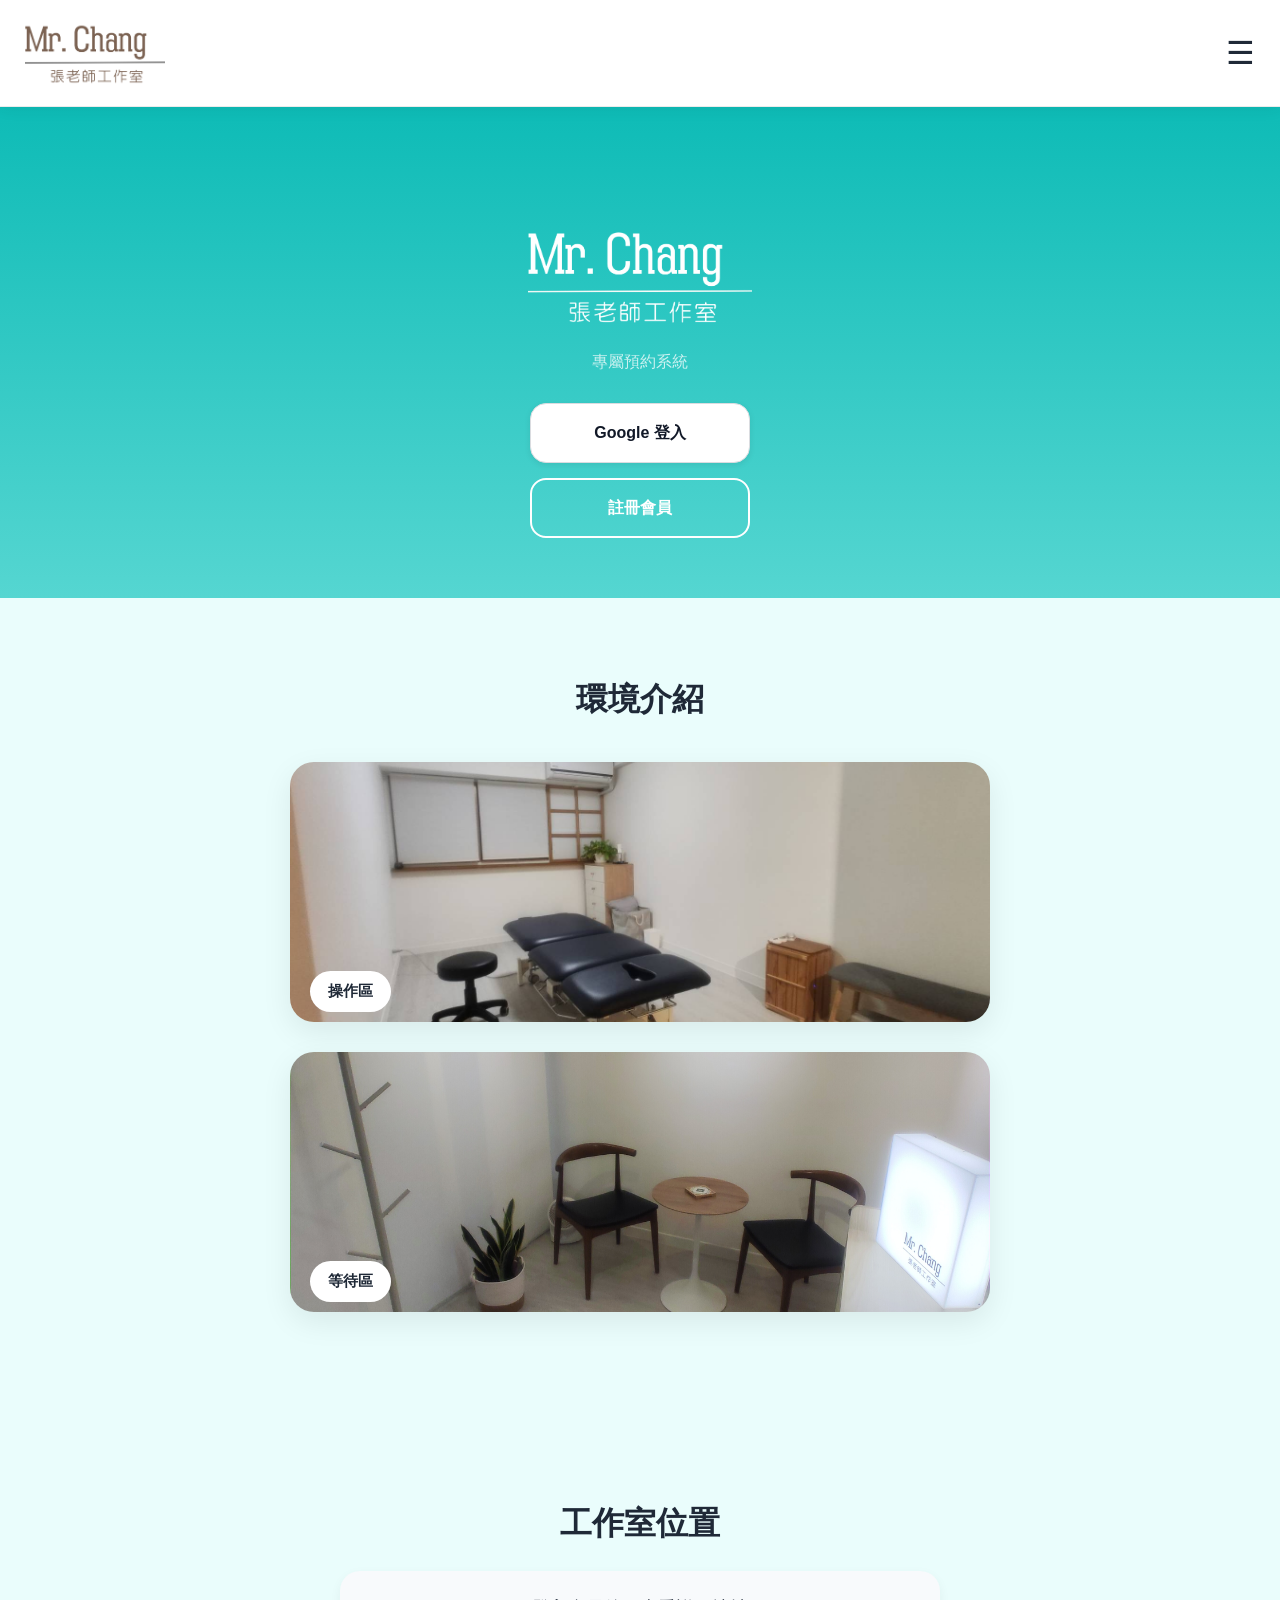
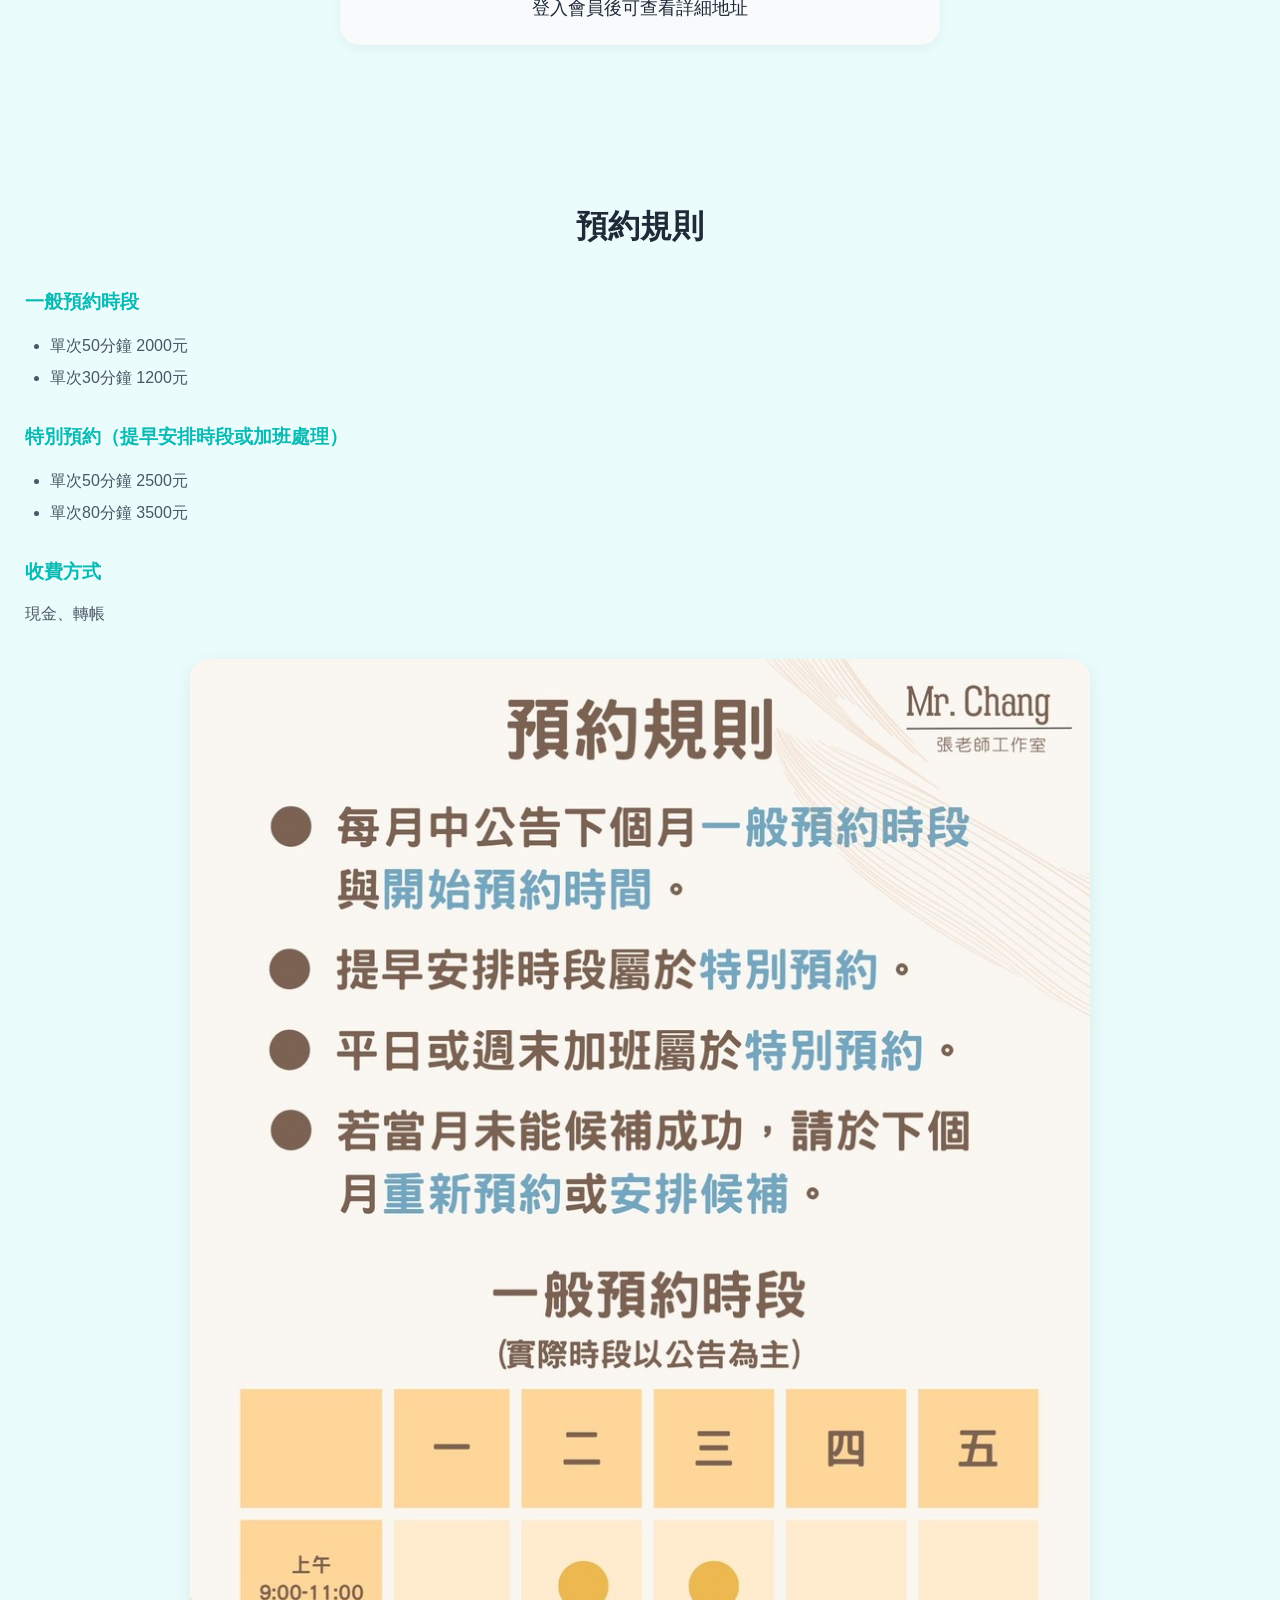
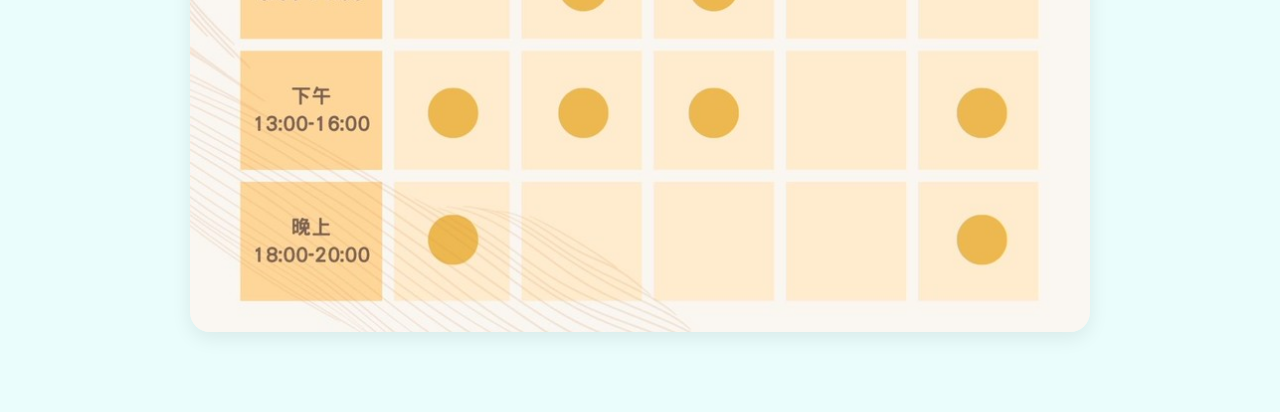
<file: index.html>
<!DOCTYPE html>
<html lang="zh-Hant">

<head>
    <meta charset="UTF-8">
    <meta name="viewport" content="width=device-width, initial-scale=1.0">

    <title>Mr. Chang 張老師工作室</title>

    <link rel="stylesheet" href="css/base.css">
    <link rel="stylesheet" href="css/components.css">
    <link rel="stylesheet" href="css/animations.css">
</head>

<body>

    <nav class="navbar">
    
        <img src="assets/logo1.png" class="nav-logo">
    
        <button id="menuBtn">
            ☰
        </button>
    
    </nav>
    
    <div id="mobileMenu" class="mobile-menu">
    </div>

    <main class="hero">
    
        <div class="hero-content">
    
            <img
                src="assets/logo.png"
                class="brand-logo"
                alt="Mr. Chang 張老師工作室">
        
            <p class="description">
                專屬預約系統
            </p>
    
            <div class="hero-buttons">
            
                <a
                    href="login.html"
                    class="primary-btn">
            
                    Google 登入
            
                </a>
            
                <a
                    href="register.html"
                    class="secondary-btn">
            
                    註冊會員
            
                </a>
            
            </div>
    
        </div>
    
    </main>

    <section class="environment">

        <h2>環境介紹</h2>
    
        <div class="env-card">

            <img
                src="assets/images/clinic.jpg"
                alt="操作區">
        
            <span class="env-tag">
                操作區
            </span>
        
        </div>
    
        <div class="env-card">

            <img
                src="assets/images/waiting.jpg"
                alt="等待區">
        
            <span class="env-tag">
                等待區
            </span>
        
        </div>
    
    </section>

    <section class="location">

        <h2>工作室位置</h2>
    
        <div id="locationContent">
    
            <p>
                登入會員後可查看詳細地址
            </p>
    
        </div>
    
    </section>

    <section class="booking-rules">
    
        <h2>
            預約規則
        </h2>
    
        <h3>
            一般預約時段
        </h3>
    
        <ul>
    
            <li>
                單次50分鐘 2000元
            </li>
    
            <li>
                單次30分鐘 1200元
            </li>
    
        </ul>
    
        <h3>
            特別預約（提早安排時段或加班處理）
        </h3>
    
        <ul>
    
            <li>
                單次50分鐘 2500元
            </li>
    
            <li>
                單次80分鐘 3500元
            </li>
    
        </ul>
    
        <h3>
            收費方式
        </h3>
    
        <p>
            現金、轉帳
        </p>

        <img
            src="assets/booking-rules.jpg"
            class="rules-image"
            alt="預約時段說明">
    
    </section>

    <script src="js/script.js"></script>
    <script src="js/navbar.js"></script>
    <script src="js/index.js"></script>

</body>

</html>
</file>
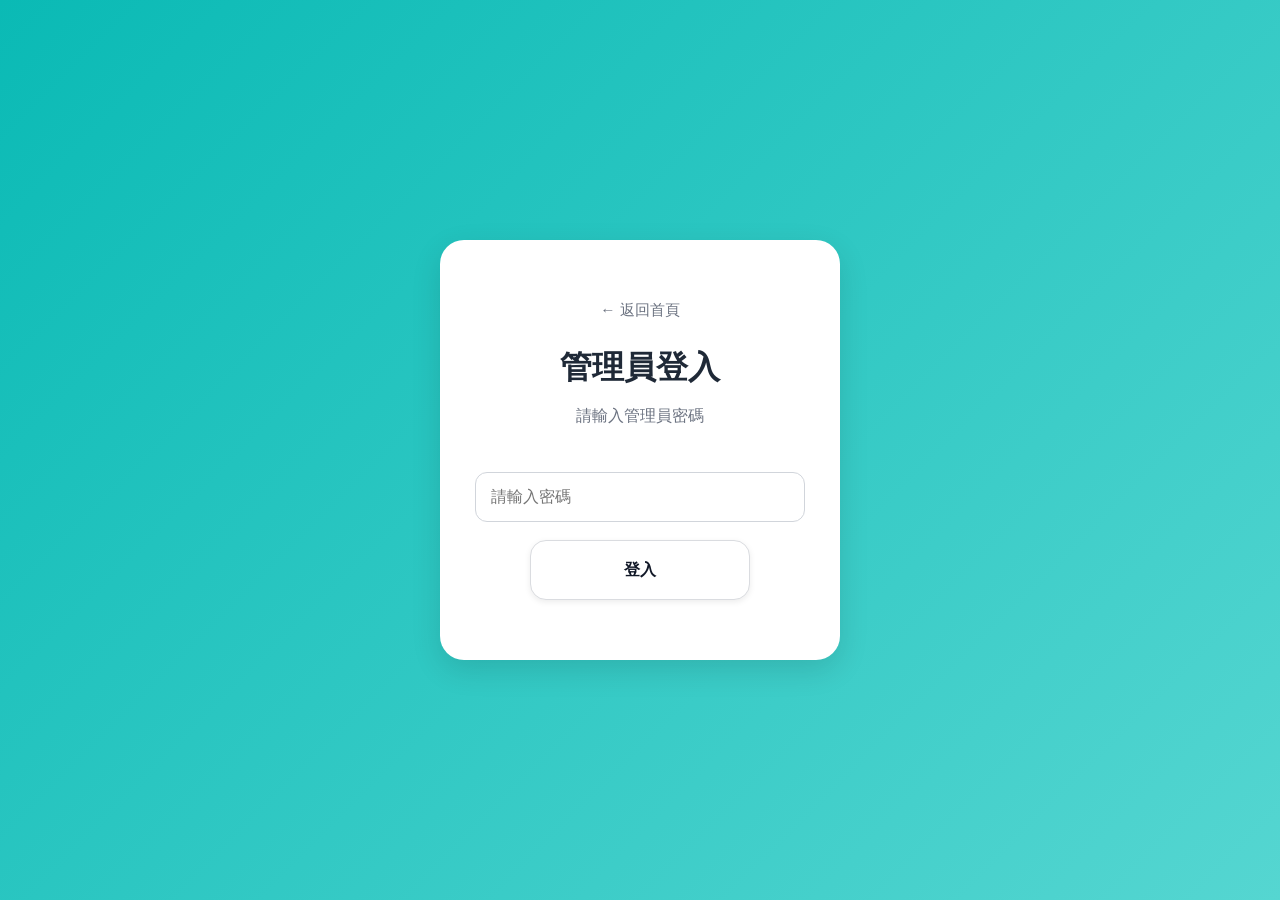
<file: admin-login.html>
<!DOCTYPE html>
<html lang="zh-Hant">

<head>

    <meta charset="UTF-8">

    <meta
        name="viewport"
        content="width=device-width, initial-scale=1.0">

    <title>
        管理員登入
    </title>

    <link rel="stylesheet" href="css/base.css">
    <link rel="stylesheet" href="css/components.css">

</head>

<body>

    <main class="auth-page">

        <div class="auth-card">

            <a
                href="index.html"
                class="back-home">

                ← 返回首頁

            </a>

            <h1>
                管理員登入
            </h1>

            <p>
                請輸入管理員密碼
            </p>

            <input
                type="password"
                id="adminPassword"
                placeholder="請輸入密碼">

            <br><br>

            <button
                id="adminLoginBtn"
                class="primary-btn">

                登入

            </button>

        </div>

    </main>

    <script src="js/admin-login.js"></script>

</body>

</html>
</file>
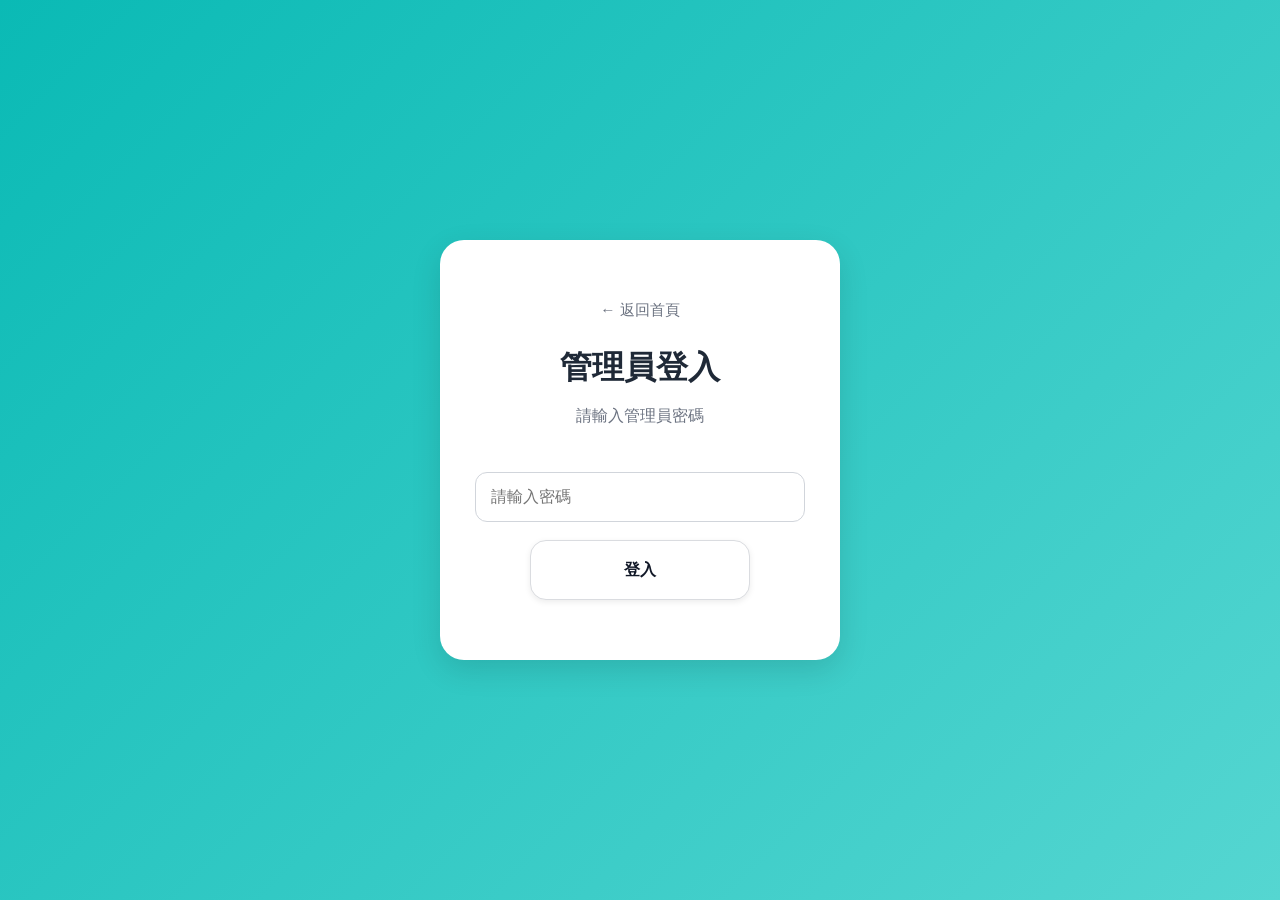
<file: admin.html>
<!DOCTYPE html>
<html lang="zh-Hant">

<head>

    <meta charset="UTF-8">

    <meta
        name="viewport"
        content="width=device-width, initial-scale=1.0">

    <title>
        管理員後台
    </title>

    <link rel="stylesheet" href="css/base.css">
    <link rel="stylesheet" href="css/components.css">

</head>

<body>

    <main class="profile-page">

        <h1>
            管理員後台
        </h1>

        <div class="booking-card">
        
            <h3>
                新增開放時段
            </h3>
        
            <input
                type="date"
                id="slotDate">
        
            <br><br>
        
            <input
                type="time"
                id="slotTime">
        
            <br><br>
        
            <button
                id="addSlotBtn"
                class="primary-btn">
        
                新增時段
        
            </button>
        
        </div>
        
        <br>

        <div class="booking-card">
        
            <div class="info-item">
        
                <span>
                    姓名
                </span>
        
                <span id="adminName">
        
                    尚無資料
        
                </span>
        
            </div>
        
            <div class="info-item">
        
                <span>
                    電話
                </span>
        
                <span id="adminPhone">
        
                    尚無資料
        
                </span>
        
            </div>
        
            <div class="info-item">
        
                <span>
                    生日
                </span>
        
                <span id="adminBirthday">
        
                    尚無資料
        
                </span>
        
            </div>
        
        </div>
        
        <br>

        <div class="booking-card">

            <div class="info-item">

                <span>
                    預約日期
                </span>

                <span id="adminBookingDate">

                    尚無資料

                </span>

            </div>

            <div class="info-item">
            
                <span>
            
                    送出時間
            
                </span>
            
                <span id="adminBookingTime">
            
                    尚無資料
            
                </span>
            
            </div>

            <div class="info-item">
            
                <span>
            
                    其他需求
            
                </span>
            
                <span id="adminBookingNote">
            
                    無
            
                </span>
            
            </div>

            <div class="info-item">

                <span>
                    狀態
                </span>

                <span id="adminStatus">

                    等待確認

                </span>

            </div>

        </div>

        <br>

        <button
            id="confirmBtn"
            class="primary-btn">

            確認預約

        </button>

        <br><br>

        <button
            id="waitingBtn"
            class="secondary-btn">

            轉入候補

        </button>

        <br><br>

        <button
            id="cancelBtn"
            class="logout-btn">

            取消預約

        </button>

    </main>

    <script src="js/admin.js"></script>

</body>

</html>
</file>
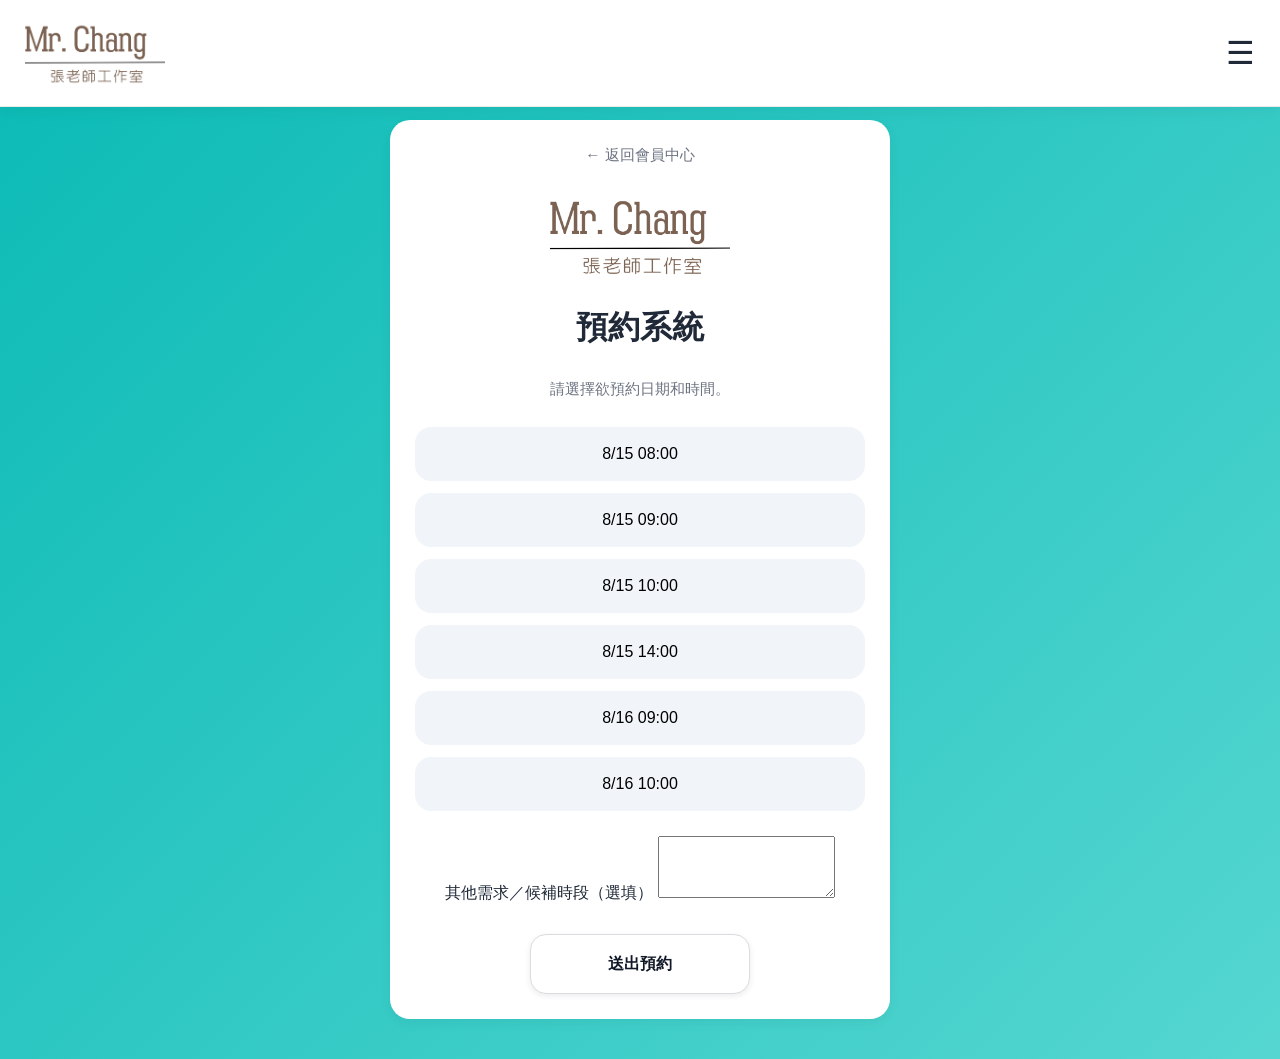
<file: booking.html>
<!DOCTYPE html>
<html lang="zh-Hant">

<head>

    <meta charset="UTF-8">

    <meta
        name="viewport"
        content="width=device-width, initial-scale=1.0">

    <title>
        預約系統｜Mr. Chang
    </title>

    <link rel="stylesheet" href="css/base.css">
    <link rel="stylesheet" href="css/components.css">

</head>

<body>

    <nav class="navbar">

        <img
            src="assets/logo1.png"
            class="nav-logo"
            alt="Mr. Chang">

        <button id="menuBtn">
            ☰
        </button>

    </nav>

    <div
        id="mobileMenu"
        class="mobile-menu">
    </div>

    <main class="booking-page">

        <div class="booking-card">

            <a
                href="profile.html"
                class="back-home">

                ← 返回會員中心

            </a>

            <img
                src="assets/logo1.png"
                class="auth-logo"
                alt="Mr. Chang">

            <h1>
                預約系統
            </h1>
            
            <div class="booking-notice">
            
                <p>
                    請選擇欲預約日期和時間。
                </p>
            
            </div>
            
            <div class="slot-list">
            
                <button class="slot-btn">
                    8/15 08:00
                </button>
            
                <button class="slot-btn">
                    8/15 09:00
                </button>
            
                <button class="slot-btn">
                    8/15 10:00
                </button>
            
                <button class="slot-btn">
                    8/15 14:00
                </button>
            
                <button class="slot-btn">
                    8/16 09:00
                </button>
            
                <button class="slot-btn">
                    8/16 10:00
                </button>
            
            </div>

            <label>
                其他需求／候補時段（選填）
            </label>
            
            <textarea
                id="bookingNote"
                rows="4"
                placeholder="例如：8/16 09:00也可以，或平日下午皆可">
            </textarea>
            
            <button
                id="bookBtn"
                class="primary-btn">
            
                送出預約
            
            </button>

        </div>

    </main>

    <script src="js/script.js"></script>
    <script src="js/navbar.js"></script>
    <script src="js/booking.js"></script>

</body>

</html>
</file>
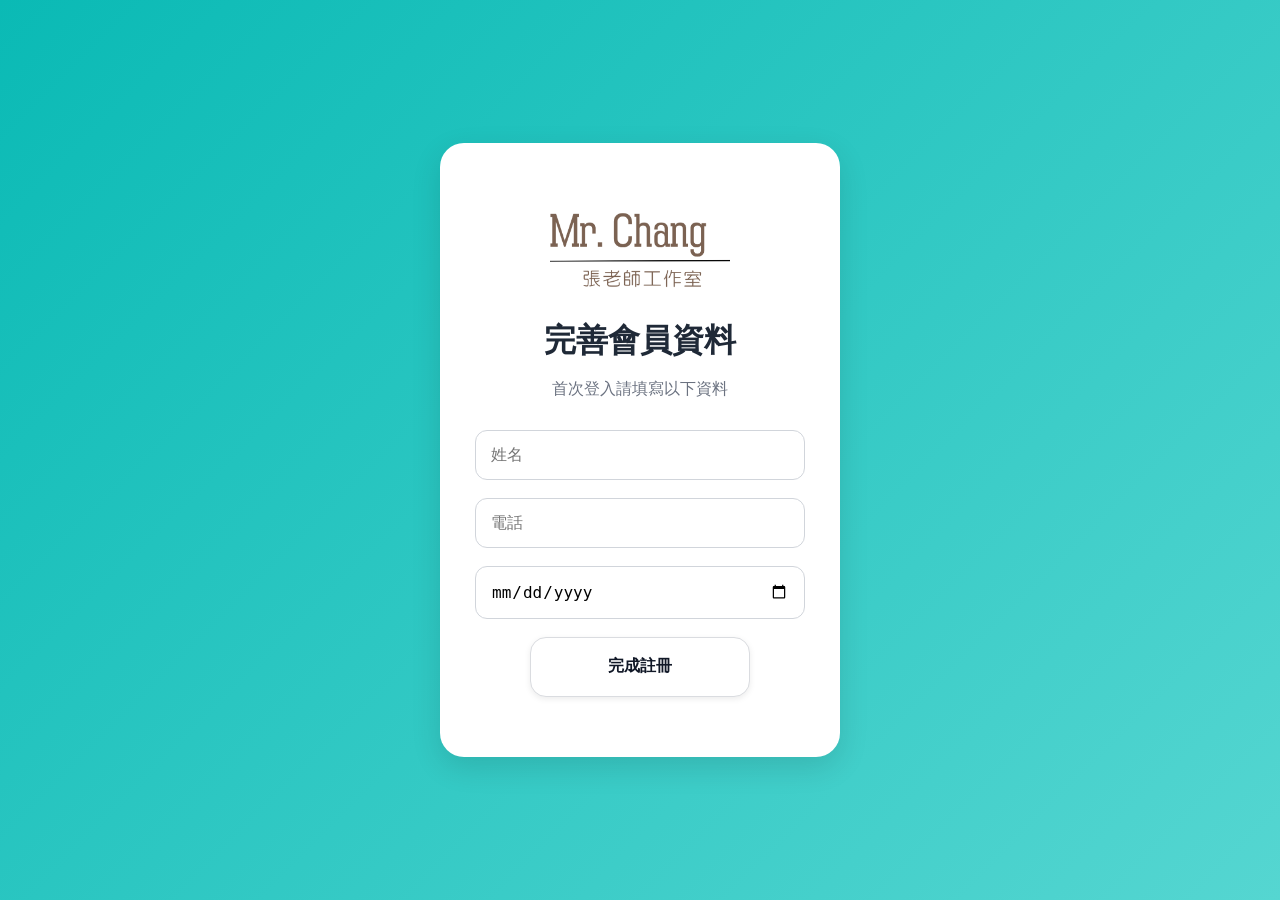
<file: complete-profile.html>
<!DOCTYPE html>
<html lang="zh-Hant">

<head>

    <meta charset="UTF-8">

    <meta
        name="viewport"
        content="width=device-width, initial-scale=1.0">

    <title>
        完善會員資料
    </title>

    <link rel="stylesheet" href="css/base.css">
    <link rel="stylesheet" href="css/components.css">

</head>

<body>

    <main class="auth-page">

        <div class="auth-card">

            <img
                src="assets/logo1.png"
                class="auth-logo"
                alt="Mr. Chang">

            <h1>
                完善會員資料
            </h1>

            <p>
                首次登入請填寫以下資料
            </p>

            <input
                type="text"
                id="memberName"
                placeholder="姓名">

            <br><br>

            <input
                type="tel"
                id="memberPhone"
                placeholder="電話">

            <br><br>

            <input
                type="date"
                id="memberBirthday">

            <br><br>

            <button
                id="saveProfileBtn"
                class="primary-btn">

                完成註冊

            </button>

        </div>

    </main>

    <script src="js/complete-profile.js"></script>

</body>

</html>
</file>
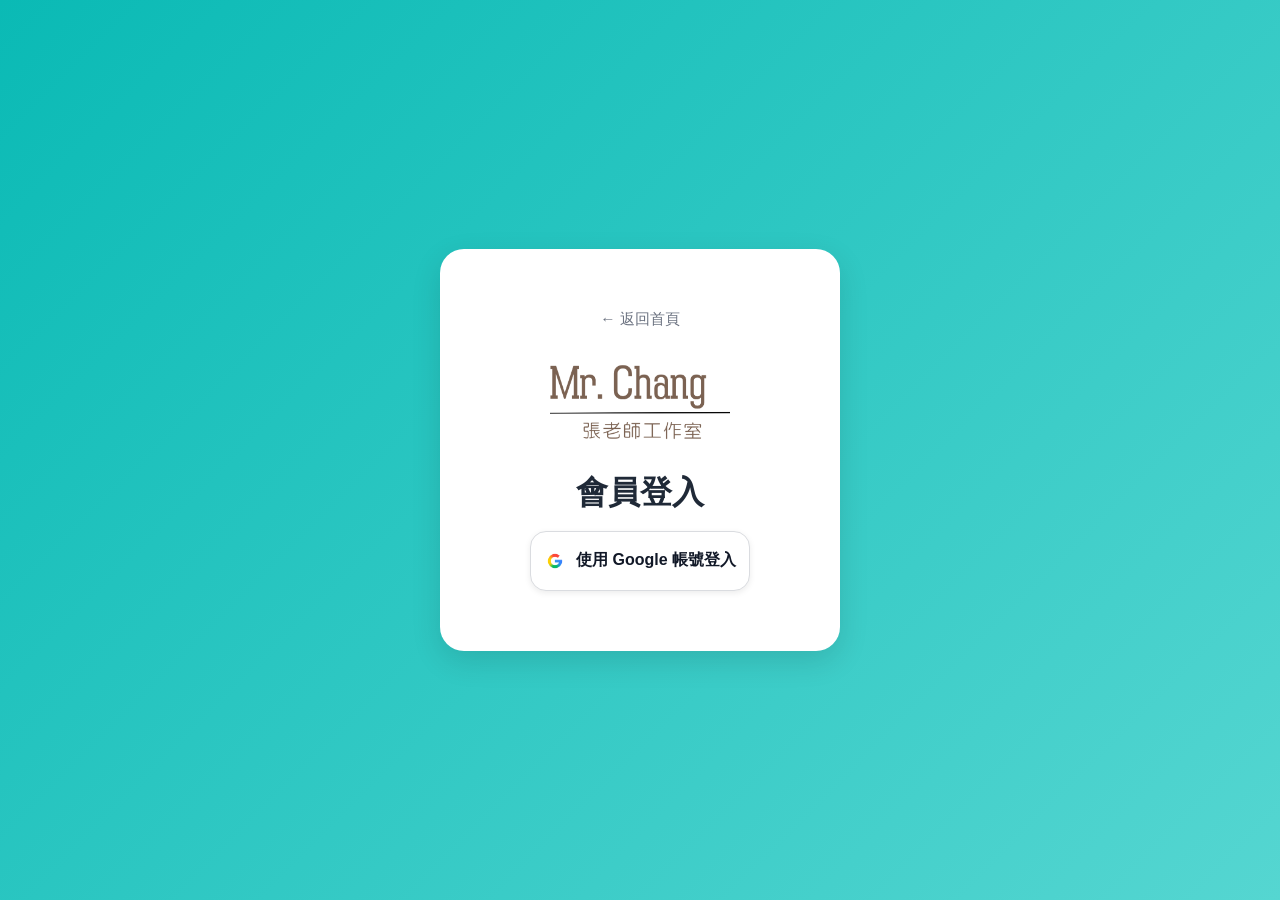
<file: login.html>
<!DOCTYPE html>
<html lang="zh-Hant">

<head>

    <meta charset="UTF-8">
    <meta name="viewport" content="width=device-width, initial-scale=1.0">

    <title>登入｜Mr. Chang</title>

    <link rel="stylesheet" href="css/base.css">
    <link rel="stylesheet" href="css/components.css">

</head>

<body>

    <main class="auth-page">

        <div class="auth-card">

            <a href="index.html" class="back-home">

                ← 返回首頁
            
            </a>

            <img
                src="assets/logo1.png"
                class="auth-logo"
                alt="Mr. Chang">

            <h1>會員登入</h1>

            <button id="loginBtn" class="primary-btn">

                <img
                    src="assets/google.png"
                    class="google-icon"
                    alt="Google">
            
                使用 Google 帳號登入
            
            </button>

        </div>

    </main>

    <script src="js/auth.js"></script>

</body>

</html>
</file>
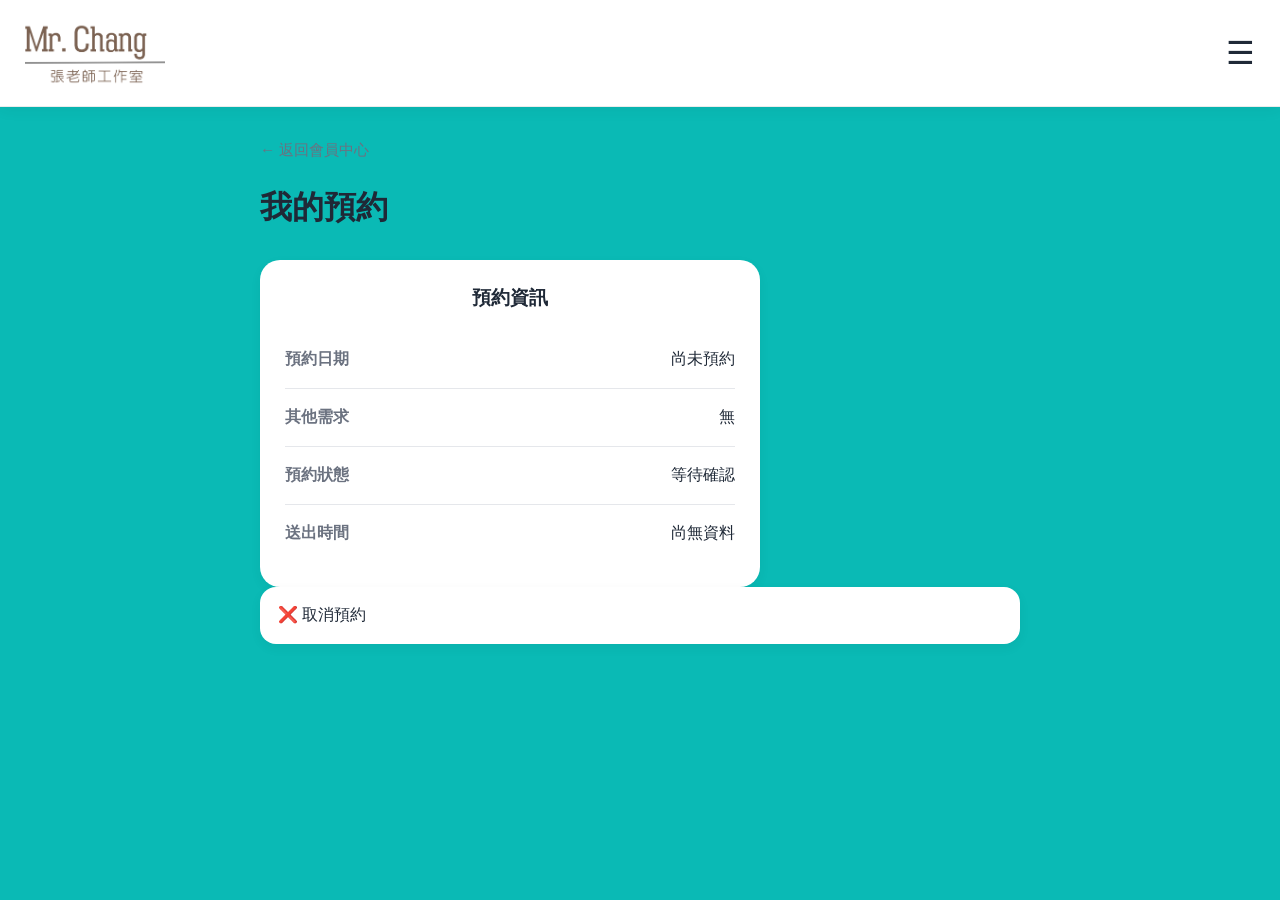
<file: my-bookings.html>
<!DOCTYPE html>
<html lang="zh-Hant">

<head>

    <meta charset="UTF-8">

    <meta
        name="viewport"
        content="width=device-width, initial-scale=1.0">

    <title>
        我的預約｜Mr. Chang
    </title>

    <link rel="stylesheet" href="css/base.css">
    <link rel="stylesheet" href="css/components.css">

</head>

<body>

    <nav class="navbar">

        <img
            src="assets/logo1.png"
            class="nav-logo"
            alt="Mr. Chang">

        <button id="menuBtn">
            ☰
        </button>

    </nav>

    <div
        id="mobileMenu"
        class="mobile-menu">
    </div>

    <main class="profile-page">

        <a
            href="profile.html"
            class="back-home">

            ← 返回會員中心

        </a>

        <h1>
            我的預約
        </h1>

        <div class="booking-record">
        
            <div class="booking-card">
        
                <div class="booking-header">
        
                    預約資訊
        
                </div>
        
                <div class="info-item">
        
                    <span class="info-label">
                        預約日期
                    </span>
        
                    <span id="bookingDate">
        
                        尚未預約
        
                    </span>
        
                </div>

                <div class="info-item">
                
                    <span class="info-label">
                
                        其他需求
                
                    </span>
                
                    <span id="bookingNote">
                
                        無
                
                    </span>
                
                </div>
        
                <div class="info-item">
        
                    <span class="info-label">
                        預約狀態
                    </span>

                    <span id="bookingStatus">

                        等待確認

                    </span>
        
                </div>

                <div class="info-item">
                
                    <span class="info-label">
                
                        送出時間
                
                    </span>
                
                    <span id="bookingCreatedAt">
                
                        尚無資料
                
                    </span>
                
                </div>
        
            </div>
        
        </div>

        <button
            id="cancelBookingBtn"
            class="logout-btn">

            ❌ 取消預約

        </button>

    </main>

    <script src="js/script.js"></script>
    <script src="js/navbar.js"></script>
    <script src="js/my-bookings.js"></script>

</body>

</html>
</file>
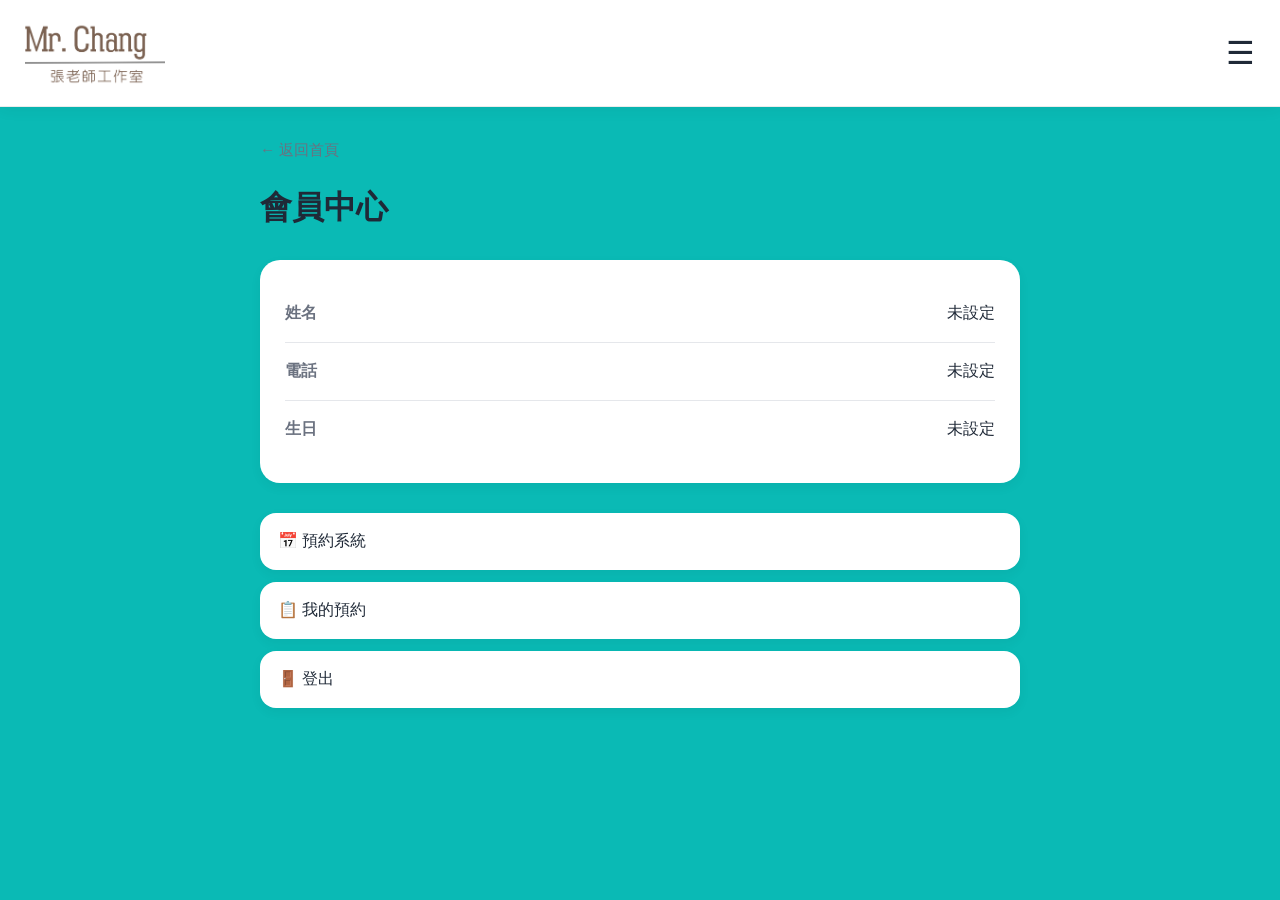
<file: profile.html>
<!DOCTYPE html>
<html lang="zh-Hant">

<head>

    <meta charset="UTF-8">

    <meta
        name="viewport"
        content="width=device-width, initial-scale=1.0">

    <title>會員中心｜Mr. Chang</title>

    <link rel="stylesheet" href="css/base.css">
    <link rel="stylesheet" href="css/components.css">

</head>

<body>

    <nav class="navbar">

        <img
            src="assets/logo1.png"
            class="nav-logo"
            alt="Mr. Chang">

        <button id="menuBtn">
            ☰
        </button>

    </nav>

    <div
        id="mobileMenu"
        class="mobile-menu">
    </div>

    <main class="profile-page">

        <a
            href="index.html"
            class="back-home">

            ← 返回首頁

        </a>

        <h1>
            會員中心
        </h1>

        <div class="profile-info">
        
            <div class="info-item">
        
                <span class="info-label">
                    姓名
                </span>
        
                <span id="profileName">
        
                    未設定
        
                </span>
        
            </div>
        
            <div class="info-item">
        
                <span class="info-label">
                    電話
                </span>
        
                <span id="profilePhone">
        
                    未設定
        
                </span>
        
            </div>
        
            <div class="info-item">
        
                <span class="info-label">
                    生日
                </span>
        
                <span id="profileBirthday">
        
                    未設定
        
                </span>
        
            </div>
        
        </div>

        <div class="profile-menu">

            <a
                href="booking.html"
                class="profile-link">

                📅 預約系統

            </a>

            <a
                href="my-bookings.html"
                class="profile-link">
            
                📋 我的預約
            
            </a>

            <button
                id="logoutBtn"
                class="logout-btn">

                🚪 登出

            </button>

        </div>

    </main>

    <script src="js/script.js"></script>
    <script src="js/navbar.js"></script>
    <script src="js/profile.js"></script>

</body>

</html>
</file>
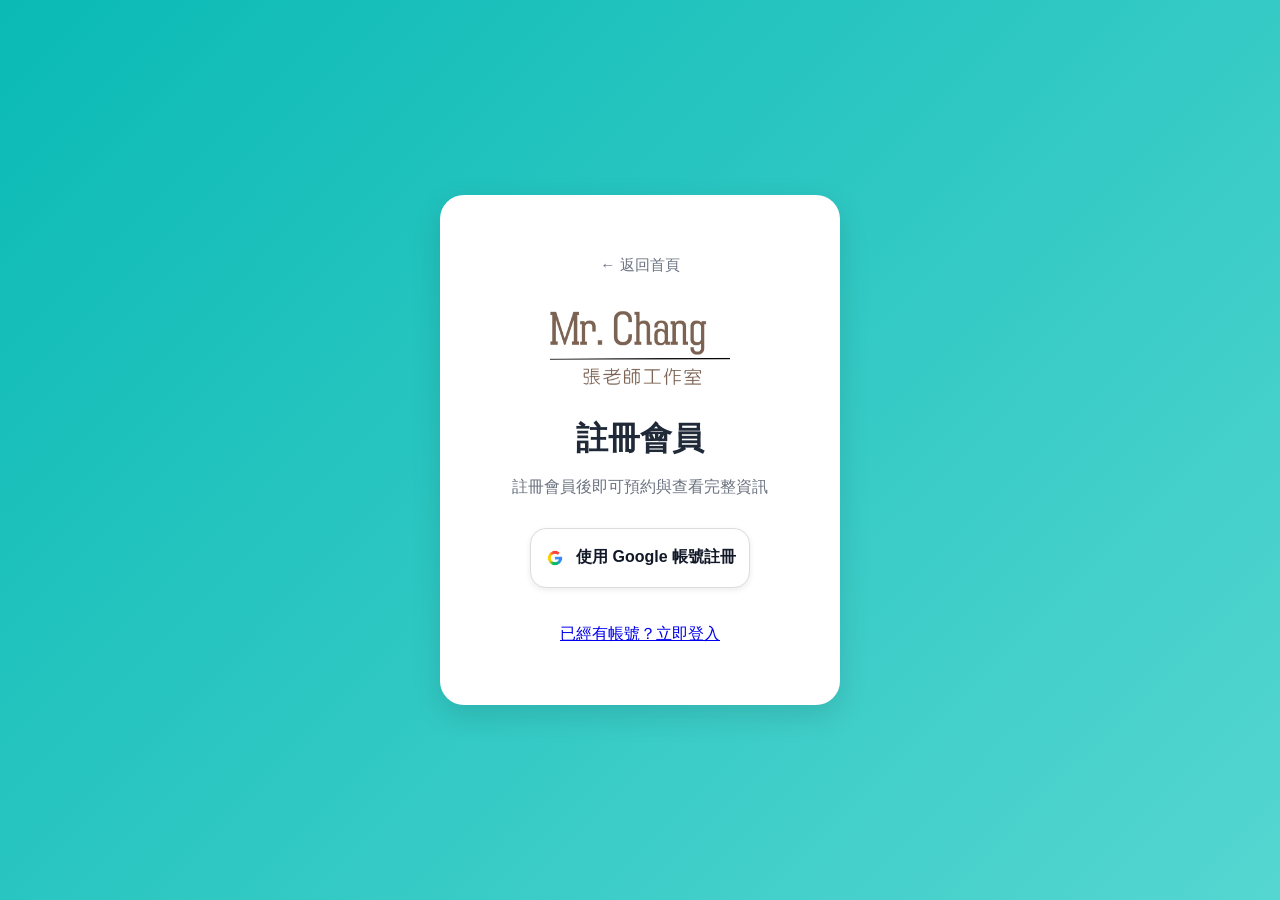
<file: register.html>
<!DOCTYPE html>
<html lang="zh-Hant">

<head>

    <meta charset="UTF-8">
    <meta name="viewport" content="width=device-width, initial-scale=1.0">

    <title>註冊會員｜Mr. Chang</title>

    <link rel="stylesheet" href="css/base.css">
    <link rel="stylesheet" href="css/components.css">

</head>

<body>

    <main class="auth-page">

        <div class="auth-card">

        <a href="index.html" class="back-home">

            ← 返回首頁
        
        </a>

            <img
                src="assets/logo1.png"
                class="auth-logo"
                alt="Mr. Chang">

            <h1>註冊會員</h1>

            <p>
                註冊會員後即可預約與查看完整資訊
            </p>

            <button class="primary-btn">

                <img
                    src="assets/google.png"
                    class="google-icon"
                    alt="Google">
            
                使用 Google 帳號註冊
            
            </button>

            <br><br>

            <a href="login.html">
                已經有帳號？立即登入
            </a>

        </div>

    </main>

</body>

</html>
</file>
<file: css/base.css>
:root{
    --primary:#0ABAB5;
    --background:#0ABAB5;
    --text:#1F2937;
    --white:#FFFFFF;
}

*{
    margin:0;
    padding:0;
    box-sizing:border-box;
}

body{
    font-family:"Noto Sans TC", sans-serif;
    background:var(--background);
    color:var(--text);
}

.hero{
    min-height:auto;

    display:flex;
    flex-direction:column;
    justify-content:center;
    align-items:center;

    padding:120px 20px 60px;

    text-align:center;

    background:
    linear-gradient(
        180deg,
        #0ABAB5,
        #55D6D1
    );

    margin-top:80px;
}

.hero-image{
    width:100%;
    max-width:420px;

    margin-top:35px;
}

.hero-image img{

    width:100%;

    border-radius:24px;

    box-shadow:
    0 20px 40px rgba(0,0,0,.15);
}

.hero h1{

    color:white;

    font-size:2.4rem;

    line-height:1.1;

    margin-top:15px;
}

@media (max-width:768px){

    .hero{
        padding:40px 25px;
    }

    .hero-buttons{
        justify-content:center;
    }

    .hero h1{
        font-size:3rem;
    }

}
</file>
<file: css/components.css>
.enter-btn{

    background:white;

    color:#1F2937;

    border:none;

    border-radius:12px;

    padding:14px 32px;

    font-weight:600;
}

.enter-btn:hover{
    transform:translateY(-2px);
}

.badge{

    display:inline-block;

    padding:10px 18px;

    border-radius:999px;

    background:
    rgba(255,255,255,.2);

    color:white;

    font-size:.8rem;

    margin-bottom:20px;

}

.hero-buttons{

    display:flex;

    flex-direction:column;

    align-items:center;

    gap:15px;

    margin-top:30px;
}

.primary-btn,
.secondary-btn{

    width:220px;

    height:60px;

    border-radius:16px;

    font-size:1rem;

    font-weight:600;

    cursor:pointer;

    transition:.25s;
}

.primary-btn{

    background:white;

    color:#111827;

    border:1px solid #DADCE0;

    box-shadow:
        0 2px 6px rgba(0,0,0,.08);

}

.secondary-btn{

    background:transparent;

    color:white;

    border:2px solid white;
}

.description{

    color:white;

    opacity:.75;

    margin-top:15px;

    font-size:1rem;
}

.navbar{

    position:fixed;

    top:0;
    left:0;

    width:100%;

    padding:18px 25px;

    display:flex;

    justify-content:space-between;

    align-items:center;

    background:white;

    border-bottom:
        1px solid rgba(0,0,0,.08);

    box-shadow:
        0 2px 15px rgba(0,0,0,.06);

    z-index:1000;
}

.logo{

    color:#1F2937;

    font-size:1.3rem;

    font-weight:700;

}

#menuBtn{

    background:none;

    border:none;

    color:#1F2937;

    font-size:2rem;

    cursor:pointer;

}

.mobile-menu{

    position:fixed;

    top:85px;

    left:0;

    width:100%;

    background:white;

    display:none;

    flex-direction:column;

    padding:20px;
}

.mobile-menu a{

    text-decoration:none;

    color:#1F2937;

    padding:15px 0;
}

.about{

    padding:80px 25px;

    background:white;

    text-align:center;
}

.about h2{

    font-size:2rem;

    margin-bottom:20px;

    color:#1F2937;
}

.about p{

    max-width:600px;

    margin:auto;

    line-height:1.8;

    color:#6B7280;
}

/* ===== 環境介紹 ===== */

.environment{

    padding:80px 20px;

    background:#EAFDFC;

    text-align:center;

}

.environment h2{

    font-size:2rem;

    color:#1F2937;

    margin-bottom:40px;

}

.env-card{

    position:relative;

    max-width:700px;

    margin:0 auto 30px;

    overflow:hidden;

    border-radius:24px;

    box-shadow:
        0 10px 30px rgba(0,0,0,.08);

}

.env-card img{
    width:100%;
    height:260px;
    object-fit:cover;
    display:block;
}

/* 手機版優化 */

@media (max-width:768px){

    .environment{

        padding:60px 20px;

    }

    .environment h2{

        font-size:1.8rem;

    }

    .env-card{

        margin-bottom:30px;

    }

}

.env-tag{

    position:absolute;

    left:20px;

    bottom:10px;

    background:white;

    color:#1F2937;

    padding:10px 18px;

    border-radius:999px;

    font-size:0.95rem;

    font-weight:600;

    backdrop-filter:blur(8px);

}

.auth-page{

    min-height:100vh;

    display:flex;

    justify-content:center;

    align-items:center;

    background:
    linear-gradient(
        135deg,
        #0ABAB5,
        #55D6D1
    );

}

.auth-card{

    width:90%;

    max-width:400px;

    background:white;

    padding:60px 35px;

    border-radius:24px;

    text-align:center;

    box-shadow:
        0 10px 30px rgba(0,0,0,.12);

}

.auth-card h1{

    margin-bottom:16px;

}

.auth-card p{

    margin-bottom:30px;

    color:#6B7280;

}

.auth-card .primary-btn{

    width:220px;

    height:60px;

    margin:auto;

}

@media (max-width:768px){

    .auth-card{

        width:90%;

        padding:45px 25px;

    }

}

/* ===== Logo ===== */

.nav-logo{

    width:140px;

    height:auto;

    display:block;

}

.brand-logo{

    width:280px;

    max-width:80%;

    height:auto;

    display:block;

    margin:20px auto;

}

.auth-logo{

    width:180px;

    height:auto;

    display:block;

    margin:0 auto 25px;

}

.primary-btn,
.secondary-btn{

    display:flex;

    justify-content:center;

    align-items:center;

    text-decoration:none;

}

.back-home{

    display:inline-block;

    margin-bottom:25px;

    text-decoration:none;

    color:#6B7280;

    font-size:0.95rem;

    transition:.2s;

}

.back-home:hover{

    color:#0ABAB5;

}

.google-icon{

    width:22px;

    height:22px;

    margin-right:10px;

}

.profile-actions{

    display:flex;

    flex-direction:column;

    gap:15px;

    margin-top:30px;

}

.profile-actions .primary-btn,
.profile-actions .secondary-btn{

    width:220px;

    margin:auto;

}

.location{

    padding:80px 20px;

    text-align:center;

    background:#EAFDFC;

}

.location h2{

    font-size:2rem;

    margin-bottom:25px;

    color:#1F2937;

}

#locationContent{

    max-width:600px;

    margin:auto;

    padding:25px;

    border-radius:20px;

    background:#F8FAFC;

    box-shadow:
        0 4px 12px rgba(0,0,0,.05);

}

#locationContent p{

    font-size:1.1rem;

    font-weight:500;

}

.booking-page{

    min-height:100vh;

    display:flex;

    justify-content:center;

    align-items:center;

    padding:120px 20px 40px;

    background:
    linear-gradient(
        135deg,
        #0ABAB5,
        #55D6D1
    );

}

.booking-card{

    width:100%;

    max-width:500px;

    background:white;

    border-radius:24px;

    padding:40px;

    text-align:center;

    box-shadow:
        0 10px 30px rgba(0,0,0,.12);

}

#bookBtn{

    margin:30px auto 0;

}

.member-type{

    display:inline-block;

    margin-top:20px;

    padding:10px 18px;

    border-radius:999px;

    background:#EAFDFC;

    color:#0ABAB5;

    font-weight:600;

}

.date-list{

    display:flex;

    flex-direction:column;

    gap:12px;

    margin:25px 0;

}

.date-btn{

    padding:15px;

    border:none;

    border-radius:14px;

    background:#F1F5F9;

    cursor:pointer;

    font-size:1rem;

    transition:.2s;

}

.date-btn:hover{

    background:#E2E8F0;

}

.booking-info{

    margin:25px 0;

    color:#6B7280;

    line-height:1.8;

}

/* ===== 會員中心 ===== */

.profile-page{

    max-width:800px;

    margin:120px auto 60px;

    padding:20px;

}

.profile-page h1{

    font-size:2rem;

    margin-bottom:30px;

    color:#1F2937;

}

.profile-info{

    background:white;

    border-radius:20px;

    padding:25px;

    box-shadow:
        0 4px 12px rgba(0,0,0,.05);

}

.info-item{

    display:flex;

    justify-content:space-between;

    align-items:center;

    padding:18px 0;

    border-bottom:
        1px solid #E5E7EB;

}

.info-item:last-child{

    border-bottom:none;

}

.info-label{

    font-weight:600;

    color:#6B7280;

}

.profile-menu{

    margin-top:30px;

    display:flex;

    flex-direction:column;

    gap:12px;

}

.profile-link,
.logout-btn{

    width:100%;

    padding:18px;

    border:none;

    border-radius:16px;

    background:white;

    text-decoration:none;

    color:#1F2937;

    font-size:1rem;

    text-align:left;

    cursor:pointer;

    box-shadow:
        0 4px 12px rgba(0,0,0,.05);

}

.logout-btn{

    font-family:inherit;

}

.booking-notice{

    margin:25px 0;

    color:#6B7280;

    line-height:1.8;

    font-size:.95rem;

}

.date-btn.selected{

    background:#0ABAB5;

    color:white;

    font-weight:600;

}

.booking-record{

    margin-top:30px;

}

.booking-header{

    font-size:1.2rem;

    font-weight:700;

    color:#1F2937;

    margin-bottom:20px;

}

.calendar-card{

    margin-top:25px;

    background:white;

    border-radius:20px;

    padding:20px;

}

.calendar-header{

    display:flex;

    justify-content:center;

    align-items:center;

    margin-bottom:20px;

}

.calendar-header button{

    border:none;

    background:none;

    font-size:1.3rem;

    cursor:pointer;

}

.weekdays{

    display:grid;

    grid-template-columns:
    repeat(7,1fr);

    margin-bottom:10px;

    font-weight:600;

}

.weekdays span{

    text-align:center;

}

.calendar-days{

    display:grid;

    grid-template-columns:
    repeat(7,1fr);

    gap:8px;

}

.calendar-day{

    height:45px;

    border-radius:12px;

    border:none;

    background:#F1F5F9;

    cursor:pointer;

}

.calendar-day:hover{

    background:#E2E8F0;

}

.calendar-day.selected{

    background:#0ABAB5;

    color:white;

    font-weight:700;

}

.slot-list{

    display:flex;

    flex-direction:column;

    gap:12px;

    margin:25px 0;

}

.slot-btn{

    width:100%;

    padding:18px;

    border:none;

    border-radius:16px;

    background:#F1F5F9;

    cursor:pointer;

    font-size:1rem;

    transition:.2s;

}

.slot-btn:hover{

    background:#E2E8F0;

}

.slot-btn.selected{

    background:#0ABAB5;

    color:white;

    font-weight:600;

}

.booking-rules{

    padding:80px 25px;

    background:#EAFDFC;

}

.booking-rules h2{

    text-align:center;

    font-size:2rem;

    margin-bottom:40px;

    color:#1F2937;

}

.booking-rules h3{

    margin-top:30px;

    margin-bottom:15px;

    color:#0ABAB5;

    font-size:1.2rem;

}

.booking-rules ul{

    padding-left:25px;

    line-height:2;

    color:#4B5563;

}

.booking-rules p{

    line-height:1.8;

    color:#4B5563;

}

.rules-image{

    width:100%;

    max-width:900px;

    display:block;

    margin:30px auto 0;

    border-radius:20px;

    box-shadow:
        0 6px 20px rgba(0,0,0,.08);

}

/* ===== Admin Login ===== */

#adminPassword{

    width:100%;

    padding:15px;

    border:1px solid #D1D5DB;

    border-radius:12px;

    font-size:1rem;

    margin-top:15px;

}

/* ===== Admin Panel ===== */

.booking-card{

    background:white;

    border-radius:20px;

    padding:25px;

    box-shadow:
        0 4px 12px rgba(0,0,0,.05);

}

#confirmBtn,
#waitingBtn,
#cancelBtn{

    width:220px;

    margin:auto;

    display:flex;

    justify-content:center;

    align-items:center;

}

#confirmBtn{

    background:#0ABAB5;

    color:white;

    border:none;

}

#waitingBtn{

    background:#F59E0B;

    color:white;

    border:none;

}

#cancelBtn{

    background:#EF4444;

    color:white;

    border:none;

}

#confirmBtn:hover,
#waitingBtn:hover,
#cancelBtn:hover{

    transform:translateY(-2px);

}

.admin-status{

    font-weight:600;

}

.admin-page{

    max-width:800px;

    margin:120px auto 60px;

    padding:20px;

}

#memberName,
#memberPhone,
#memberBirthday{

    width:100%;

    padding:15px;

    border:1px solid #D1D5DB;

    border-radius:12px;

    font-size:1rem;

}

#slotDate,
#slotTime{

    width:100%;

    padding:15px;

    border:1px solid #D1D5DB;

    border-radius:12px;

    font-size:1rem;

}
</file>
<file: css/animations.css>
.hero{
    animation:fadeIn .8s ease;
}

@keyframes fadeIn{

    from{
        opacity:0;
        transform:translateY(20px);
    }

    to{
        opacity:1;
        transform:translateY(0);
    }

}
</file>
